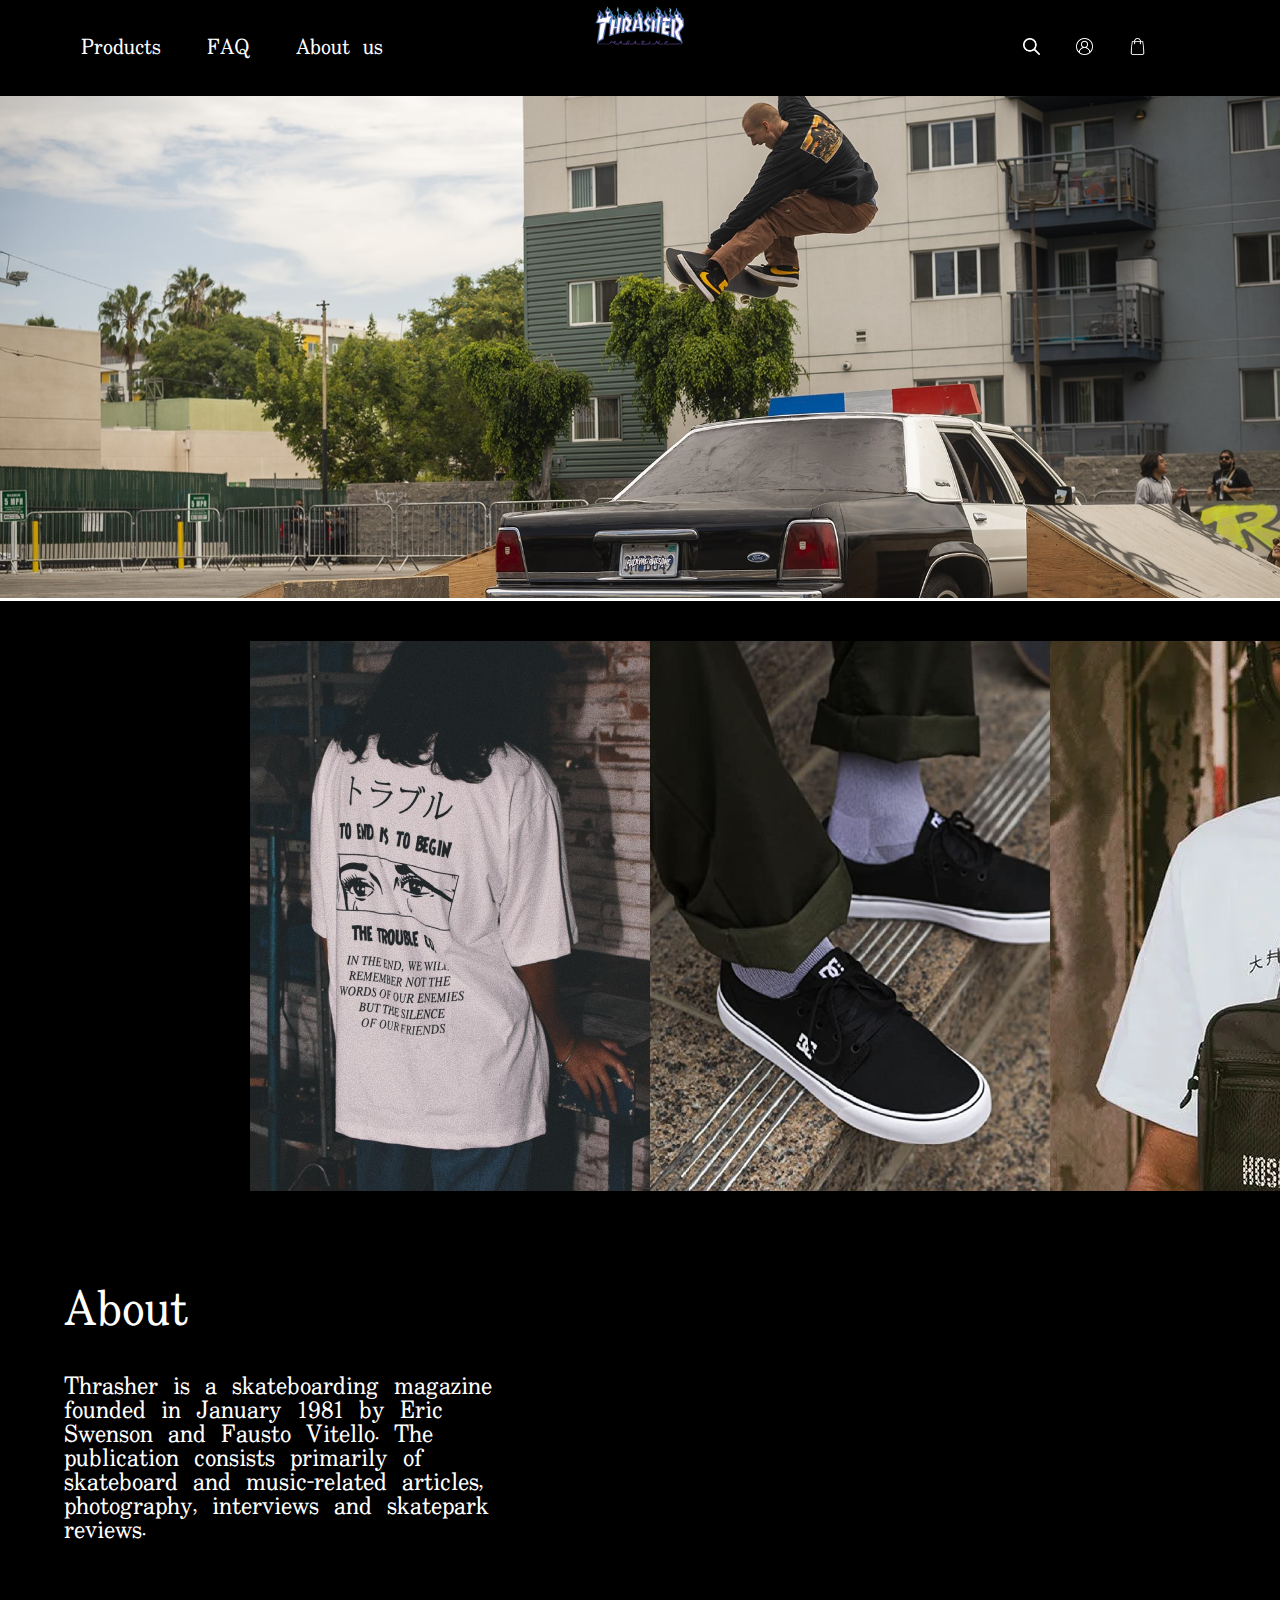
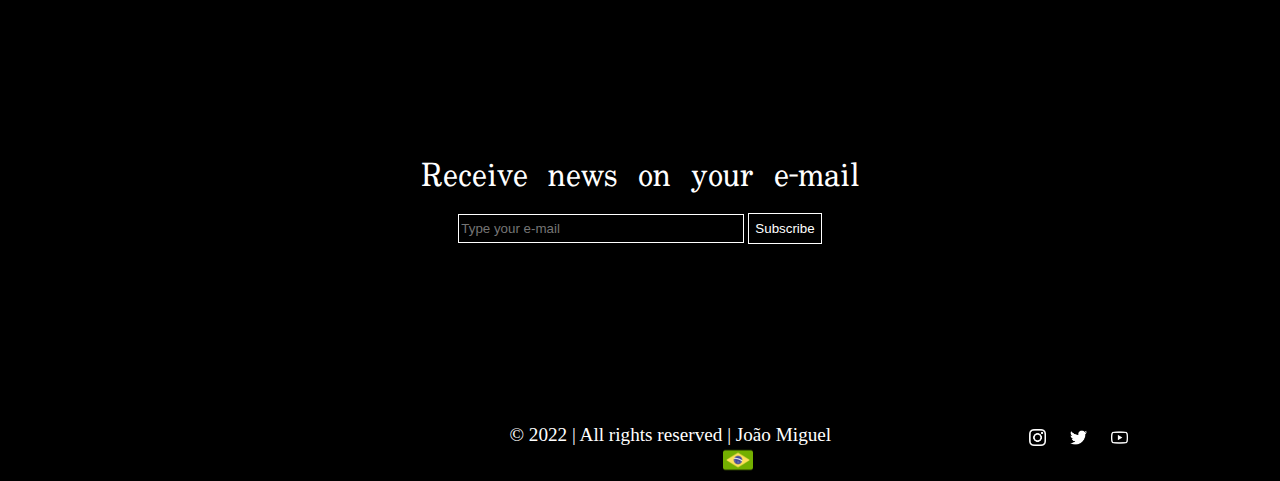
<file: html/index.html>
<!DOCTYPE html>
<html>
    <head>
        <meta charset="UTF-8">
        <title>Thrasher Magazine</title>
        <link href="../css/reset.css" rel="stylesheet">
        <link href="../css/style.css" rel="stylesheet">
        <link href="https://fonts.googleapis.com/css2?family=Uchen&display=swap" rel="stylesheet">
        <link rel="icon" type="image/png" sizes="32x32" href="../images/favicon-32x32.png">
    </head>
    <body>
        <header>
            <!-- Navigation bar -->
            <div class="navContainer">
                <nav class="navBar">
                    <a class="navItems" href="./products.html">Products</a>
                    <a class="navItems" href="./faq.html">FAQ</a>
                    <a class="navItems" href="./aboutUs.html">About us</a>
                </nav>
            </div>
            <!-- Logo image -->
            <div class="logo">
                <a href="#"><img src="../images/thrasherlogo.png" alt="Beach Logo"></a>
            </div>
            <!-- Search--Account--Bag -->
            <div class="businessBar">
                <div class="businessBarItems">
                    <input type="text" id="searchBar" placeholder="Search" class="noDisplay">
                    <a><img src="../images/lupa.png" alt="Magnifying Glass icon" id="magnifyingGlass"></a>
                    <a href="./login.html"><img src="../images/user.png" alt="User icon"></a>
                    <a><img src="../images/shopping-bag.png" alt="Bag icon"></a>
                </div>
            </div>
        </header>
        <main>
            <img name="slide" width="100%" height="100%">
            <div class="blackBox">
                <div class="blocos">
                    <a href="./tshirts.html"><div class="bloco1 bloco"></div></a>
                    <a href="./sneakers.html"><div class="bloco2 bloco"></div></a>
                    <a href="./accessories.html"><div class="bloco3 bloco"></div></a>
                </div>

                <!-- "about" area + video -->
                <div class="aboutArea">
                    <div class="textBox">
                        <h3>About</h3>
                        <p>Thrasher is a skateboarding magazine founded in January 1981 by Eric Swenson and Fausto Vitello. The publication consists primarily of skateboard and music-related articles, photography, interviews and skatepark reviews.</p>
                    </div>
                    <div class="aboutVideo">
                        <iframe width="670" height="400" src="https://www.youtube.com/embed/JylLL_UzQj0" title="YouTube video player" frameborder="0" allow="accelerometer; autoplay; clipboard-write; encrypted-media; gyroscope; picture-in-picture" allowfullscreen></iframe>
                    </div>
                </div>

                <div class="emailSubmit">
                    <p>Receive news on your e-mail</p>
                    <form>
                        <input type="email" placeholder="Type your e-mail" class="caixaEmail">
                        <input type="submit" class="submitButton" value="Subscribe">
                    </form>
                </div>
            </div>
        </main>
        <footer>
            <div class="leftSpace-Footer">
            </div>
            <div class="midSpace-Footer">
                <div class="midSpaceBar">
                    <span>&copy; 2022 | All rights reserved | João Miguel</span>
                    <img src="../images/brazil.png" alt="Brazil flag">
                </div>
            </div>
            <div class="rightSpace-Footer">
                <div class="rightSpaceBar">
                    <a target="_blank" href="https://www.instagram.com/thrashermag/"><img src="../images/instagramLogo.png"></a>
                    <a target="_blank" href="https://twitter.com/thrashermag"><img src="../images/twitterLogo.png"></a>
                    <a target="_blank" href="https://www.youtube.com/user/ThrasherMagazine"><img src="../images/youtubeLogo.png"></a>
                </div>
            </div>
        </footer>
        <script src="../main.js"></script>
    </body>
</html>
</file>
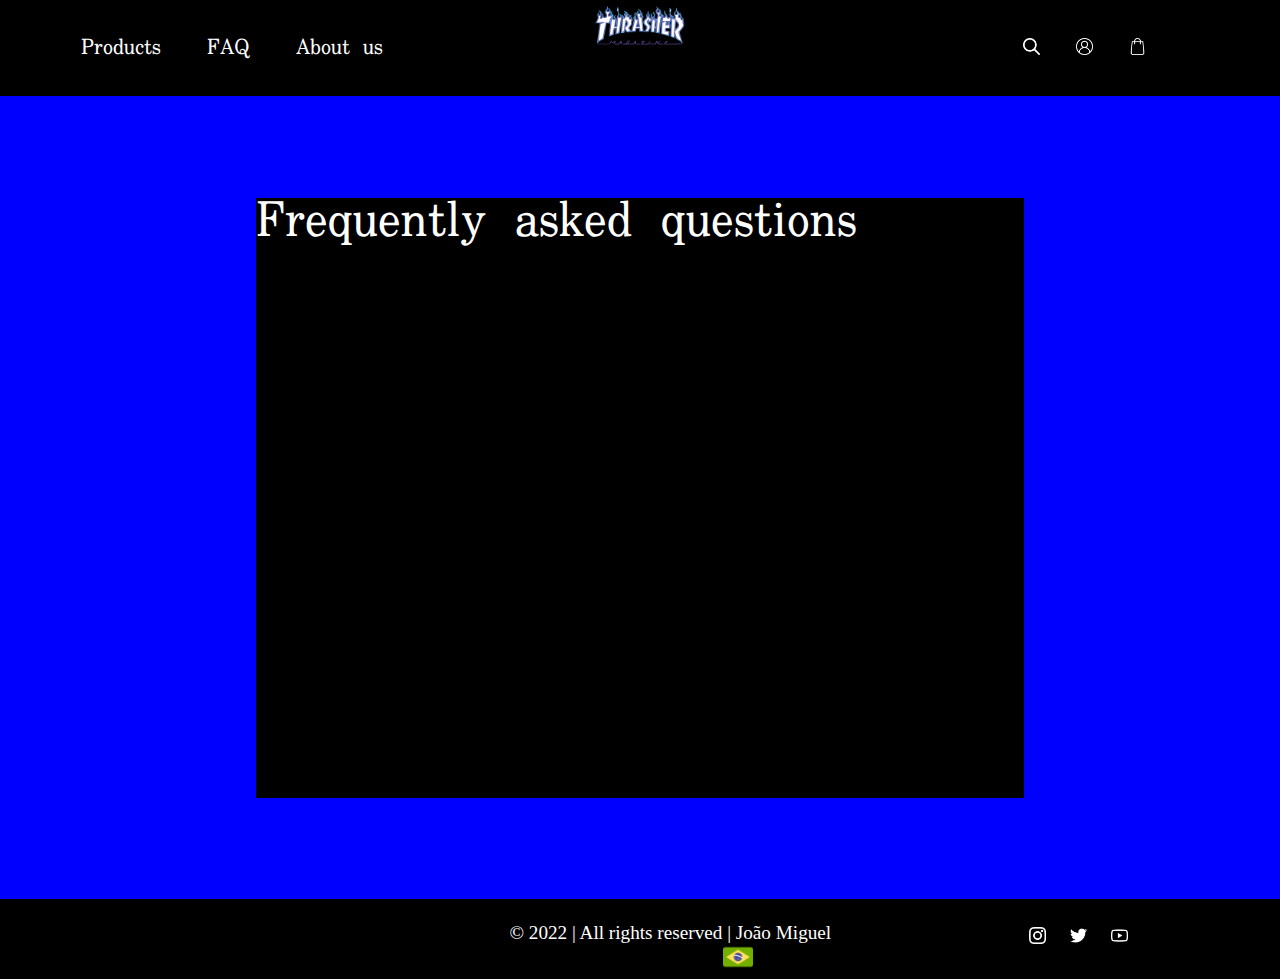
<file: html/faq.html>
<!DOCTYPE html>
<html>
    <head>
        <meta charset="UTF-8">
        <title>Thrasher Magazine</title>
        <link href="../css/reset.css" rel="stylesheet">
        <link href="../css/style.css" rel="stylesheet">
        <link href="https://fonts.googleapis.com/css2?family=Uchen&display=swap" rel="stylesheet">
        <link rel="icon" type="image/png" sizes="32x32" href="../images/favicon-32x32.png">
    </head>
    <body>
        <header>
            <!-- Navigation bar -->
            <div class="navContainer">
                <nav class="navBar">
                    <a class="navItems" href="./products.html">Products</a>
                    <a class="navItems" href="./faq.html">FAQ</a>
                    <a class="navItems" href="./aboutUs.html">About us</a>
                </nav>
            </div>
            <!-- Logo image -->
            <div class="logo">
                <a href="./index.html"><img src="../images/thrasherlogo.png" alt="Beach Logo"></a>
            </div>
            <!-- Search--Account--Bag -->
            <div class="businessBar">
                <div class="businessBarItems">
                    <input type="text" id="searchBar" placeholder="Search" class="noDisplay">
                    <a><img src="../images/lupa.png" alt="Magnifying Glass icon" id="magnifyingGlass"></a>
                    <a href="./login.html"><img src="../images/user.png" alt="User icon"></a>
                    <a><img src="../images/shopping-bag.png" alt="Bag icon"></a>
                </div>
            </div>
        </header>
        <section>
            <div class="containerFAQ">
                <div class="insideContainerFAQ">
                    <h2>Frequently asked questions</h2>
                </div>
            </div>
        </section>
        <footer>
            <div class="leftSpace-Footer">
            </div>
            <div class="midSpace-Footer">
                <div class="midSpaceBar">
                    <span>&copy; 2022 | All rights reserved | João Miguel</span>
                    <img src="../images/brazil.png" alt="Brazil flag">
                </div>
            </div>
            <div class="rightSpace-Footer">
                <div class="rightSpaceBar">
                    <a target="_blank" href="https://www.instagram.com/thrashermag/"><img src="../images/instagramLogo.png"></a>
                    <a target="_blank" href="https://twitter.com/thrashermag"><img src="../images/twitterLogo.png"></a>
                    <a target="_blank" href="https://www.youtube.com/user/ThrasherMagazine"><img src="../images/youtubeLogo.png"></a>
                </div>
            </div>
        </footer>
    </body>
</html>
</file>
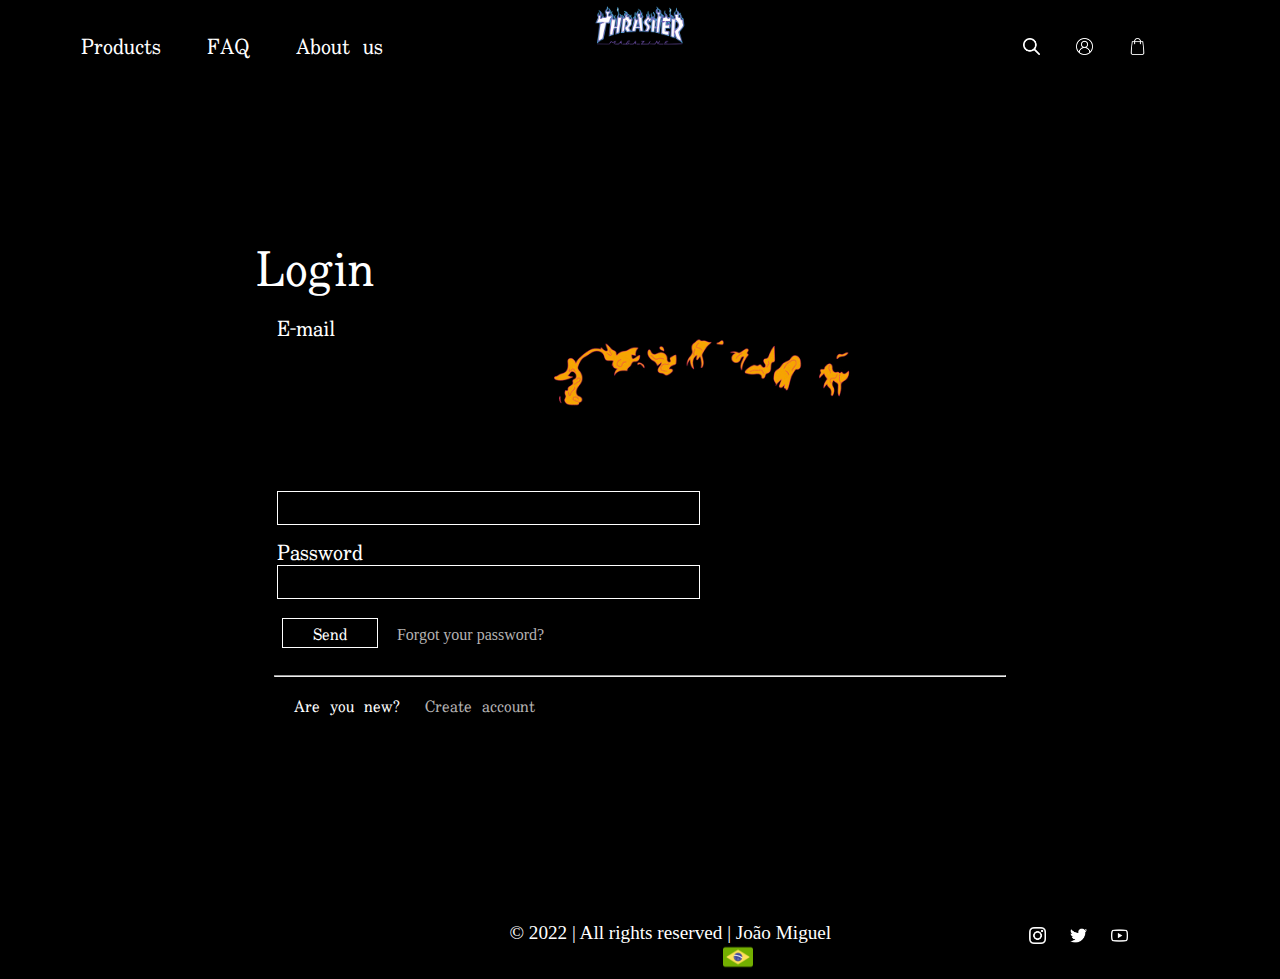
<file: html/login.html>
<!DOCTYPE html>
<html>
    <head>
        <meta charset="UTF-8">
        <title>Login</title>
        <link href="../css/reset.css" rel="stylesheet">
        <link href="../css/style.css" rel="stylesheet">
        <link href="https://fonts.googleapis.com/css2?family=Uchen&display=swap" rel="stylesheet">
    </head>
    <body>
        <header>
            <!-- Navigation bar -->
            <div class="navContainer">
                <nav class="navBar">
                    <a class="navItems" href="./products.html">Products</a>
                    <a class="navItems" href="./faq.html">FAQ</a>
                    <a class="navItems" href="./aboutUs.html">About us</a>
                </nav>
            </div>
            <!-- Logo image -->
            <div class="logo">
                <a href="./index.html"><img src="../images/thrasherlogo.png" alt="Beach Logo"></a>
            </div>
            <!-- Search-Account-Bag -->
            <div class="businessBar">
                <div class="businessBarItems">
                    <input type="text" id="searchBar" placeholder="Search" class="noDisplay">
                    <a><img src="../images/lupa.png" alt="Magnifying Glass icon" id="magnifyingGlass"></a>
                    <a href="./login.html"><img src="../images/user.png" alt="User icon"></a>
                    <a><img src="../images/shopping-bag.png" alt="Bag icon"></a>
                </div>
            </div>
        </header>

        <section>
            <div class="containerLogin">
                <div class="formLogin">
                    <h2>Login</h2>
                    <img class="thrasherLogoYellow" src="../images/thrashergif.gif">

                    <label for="email"><p>E-mail</p></label>
                    <input type="email" id="email" name="" size="50"/>

                    <label for="password"><p>Password</p></label>
                    <input type="password" id="password" name="" size="50"/><br>

                    <input type="submit" value="Send" class="loginButton">
                    <a href="">Forgot your password?</a>
                    <hr>
                    <p id="areYouNew-alreadyHaveLink">Are you new? <a href="./register.html">Create account</a></p>
                </div>
            </div>
        </section>
        <footer>
            <div class="leftSpace-Footer">
            </div>
            <div class="midSpace-Footer">
                <div class="midSpaceBar">
                    <span>&copy; 2022 | All rights reserved | João Miguel</span>
                    <img src="../images/brazil.png" alt="Brazil flag">
                </div>
            </div>
            <div class="rightSpace-Footer">
                <div class="rightSpaceBar">
                    <a target="_blank" href="https://www.instagram.com/thrashermag/"><img src="../images/instagramLogo.png"></a>
                    <a target="_blank" href="https://twitter.com/thrashermag"><img src="../images/twitterLogo.png"></a>
                    <a target="_blank" href="https://www.youtube.com/user/ThrasherMagazine"><img src="../images/youtubeLogo.png"></a>
                </div>
            </div>
        </footer>
    </body>
</html>
</file>
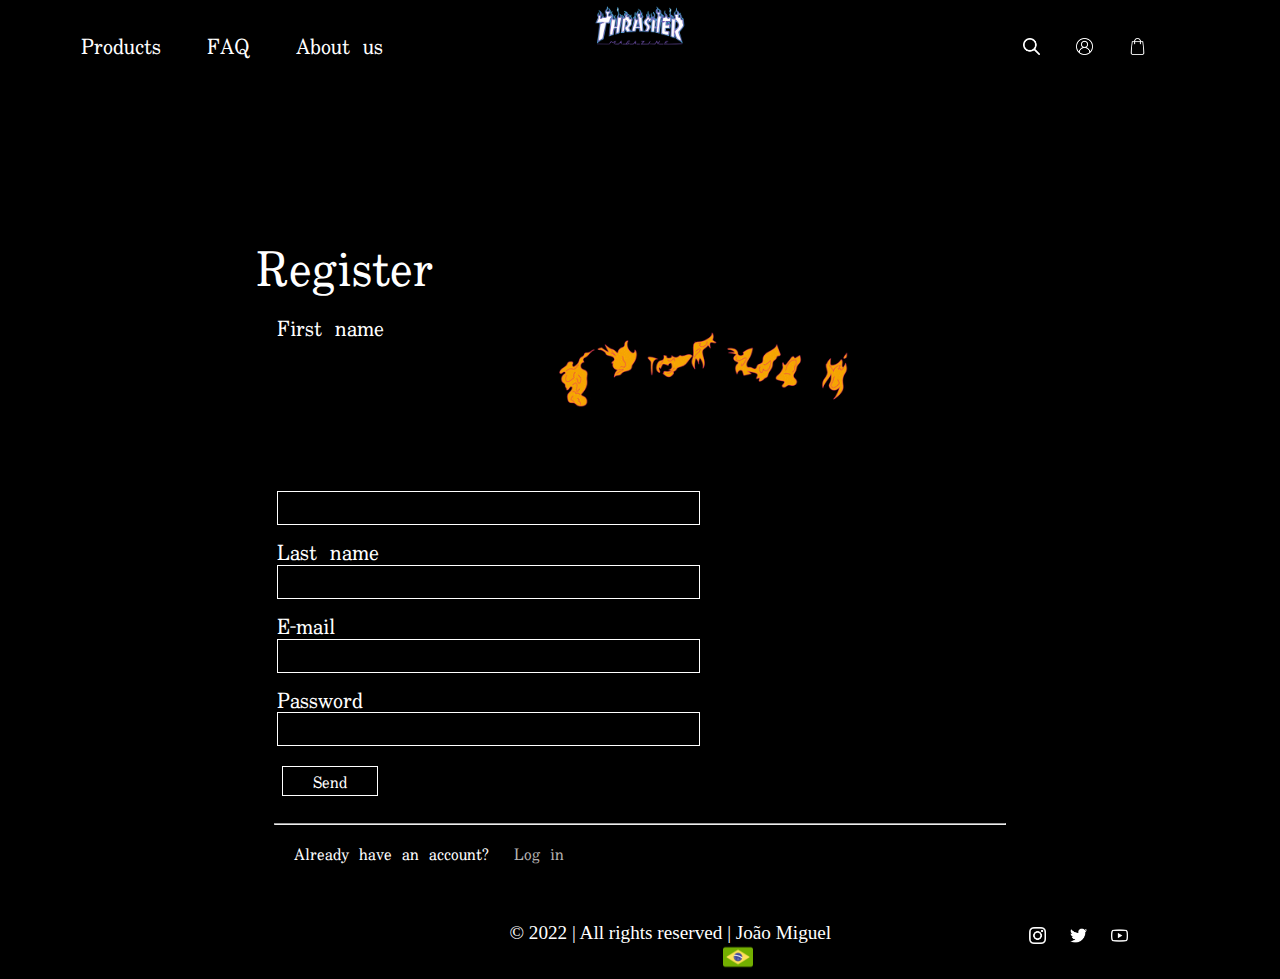
<file: html/register.html>
<!DOCTYPE html>
<html>
    <head>
        <meta charset="UTF-8">
        <title>Login</title>
        <link href="../css/reset.css" rel="stylesheet">
        <link href="../css/style.css" rel="stylesheet">
        <link href="https://fonts.googleapis.com/css2?family=Uchen&display=swap" rel="stylesheet">
    </head>
    <body>
        <header>
            <!-- Navigation bar -->
            <div class="navContainer">
                <nav class="navBar">
                    <a class="navItems" href="./products.html">Products</a>
                    <a class="navItems" href="./faq.html">FAQ</a>
                    <a class="navItems" href="./aboutUs.html">About us</a>
                </nav>
            </div>
            <!-- Logo image -->
            <div class="logo">
                <a href="./index.html"><img src="../images/thrasherlogo.png" alt="Beach Logo"></a>
            </div>
            <!-- Search-Account-Bag -->
            <div class="businessBar">
                <div class="businessBarItems">
                    <input type="text" id="searchBar" placeholder="Search" class="noDisplay">
                    <a><img src="../images/lupa.png" alt="Magnifying Glass icon" id="magnifyingGlass"></a>
                    <a href="./login.html"><img src="../images/user.png" alt="User icon"></a>
                    <a><img src="../images/shopping-bag.png" alt="Bag icon"></a>
                </div>
            </div>
        </header>

        <section>
            <div class="containerLogin">
                <div class="formLogin">
                    <h2>Register</h2>
                    <img class="thrasherLogoYellow" src="../images/thrashergif.gif">


                    <label for="firstName"><p>First name</p></label>
                    <input type="text" id="" name="" size="50"/>

                    <label for="lastName"><p>Last name</p></label>
                    <input type="text" id="" name="" size="50"/>

                    <label for="email"><p>E-mail</p></label>
                    <input type="email" id="email" name="" size="50"/>

                    <label for="password"><p>Password</p></label>
                    <input type="password" id="password" name="" size="50"/><br>

                    <input type="submit" value="Send" class="loginButton">
                    <hr>
                    <p id="areYouNew-alreadyHaveLink">Already have an account? <a href="./login.html">Log in</a></p>
                </div>
            </div>
        </section>
        <footer>
            <div class="leftSpace-Footer">
            </div>
            <div class="midSpace-Footer">
                <div class="midSpaceBar">
                    <span>&copy; 2022 | All rights reserved | João Miguel</span>
                    <img src="../images/brazil.png" alt="Brazil flag">
                </div>
            </div>
            <div class="rightSpace-Footer">
                <div class="rightSpaceBar">
                    <a target="_blank" href="https://www.instagram.com/thrashermag/"><img src="../images/instagramLogo.png"></a>
                    <a target="_blank" href="https://twitter.com/thrashermag"><img src="../images/twitterLogo.png"></a>
                    <a target="_blank" href="https://www.youtube.com/user/ThrasherMagazine"><img src="../images/youtubeLogo.png"></a>
                </div>
            </div>
        </footer>
    </body>
</html>
</file>
<file: css/style.css>
/* HEADER */

header{
    height: 6em;
    background-color:black;
    display:flex;
}

.navContainer{
    /*background-color:green;*/
    width:33%;
    display:flex;
    align-items: center;
}

.navBar{
    /*background-color:blueviolet;*/
    width:100%;
    text-align: center;
}

.navItems{
    color: white;
    padding-left:2em;
    text-decoration: none;
    font-size:1.3rem;
    font-family: 'Uchen', serif;
    transition: 0.4s;
}

.navItems:hover{
    color:#bbbbbb;
}

.logo{
    /*background-color:red;*/
    width:34%;
    text-align:center;
}

.logo img{
    width:21%;
}

.businessBar{
    /*background-color:yellow;*/
    width:33%;
    display:flex;
    align-items: center;
}

.businessBarItems{
    /*background-color:aqua;*/
    text-align: center;
}

#searchBar{
    background-color: rgb(0, 0, 0);
    border:1px solid white;
    border-radius: 20px;
    color:white;
    height:30px;
    transition: all 1s ease-out;
}

.noDisplay{
    display:none;
}

#magnifyingGlass{
    cursor:pointer;
}

.businessBarItems img{
    width:4%;
    padding-left:2em;
}

/* BODY */

.blackBox{
    background-color:black;
    width:100%;
    height:1400px;
}

.blocos{
    width:100%;
    display: flex;
    justify-content: space-between;
    padding-top:40px;
}

.bloco1{
    margin-left:250px;;
    background-image: url("../images/camisa.jpg");
    transition:1s;
    width:400px;
    height:550px;
}

.bloco2{
    background-image: url("../images/tenis.jpg");
    transition:1s;
    width:400px;
    height:550px;
}

.bloco3{
    margin-right:250px;;
    background-image: url("../images/acessorio.jpg");
    transition:1s;
    width:400px;
    height:550px;
}

.bloco:hover{
    transform: scale(1.2);
}

.emailSubmit{
    background-color: black;
    height:110px;
    text-align: center;
    padding-top:70px;
}

.emailSubmit p{
    color:white;
    font-size:2rem;
    padding-bottom: 20px;
    font-family: 'Uchen', serif;
}

.emailSubmit .caixaEmail{
    background-color: black;
    width:280px;
    height:25px;
    border:1px solid white;
}

.caixaEmail{
    color:white;
}

.submitButton{
    background-color: black;
    /*border:1px solid white;*/
    color: white;
    height:31px;
    border:1px solid white;
}

.submitButton:hover{
    background-color:white;
    color:black;
}

.aboutArea{
    /*background-color: purple;*/
    width:100%;
    height:500px;
    display:flex;
    justify-content: space-between;
}

.textBox{
    /*background-color: green;*/
    width:35%;
    height:100%;
    margin-left: 5%;
}

.aboutVideo{
    margin-top: 50px;
    margin-right: 5%;
}

.textBox h3{
    padding-top: 2em;
    font-family: 'Uchen', serif;
    color:white;
    font-size:3em;

}

.textBox p{
    font-family: 'Uchen', serif;
    color:white;
    font-size:1.5em;
    padding-top: 40px;
}

/* FOOTER */

footer{
    display:flex;
    height:80px;
    font-size:1.2em;
    color:white;
    background-color: black;
}

.leftSpace-Footer{
    /*background-color: blueviolet;*/
    width:33%;
}

.midSpace-Footer{
    width:34%;
    /*background-color: green;*/
    position: relative;
}

.midSpace-Footer img{
    width:30px;
    margin-left:5px;
    float: right;
    padding-right: 24%;
}

.midSpaceBar{
    display:inline-block;
    width: 100%;
    /*background-color: pink;*/
    position: absolute;
    top:30%;
}

.midSpaceBar span{
    padding-left: 20%;
}

.rightSpace-Footer{
    width: 33%;
    /*background-color: aqua;*/
    text-align: center;
    position: relative;
}

.rightSpaceBar{
    /*background-color: red;*/
    width: 100%;
    position: absolute;
    top:35%
}

.rightSpace-Footer a img{
    width:4%;
    padding-left: 1em;
    cursor: pointer;
}

/* LOGIN PAGE */

.containerLogin{
    background-color: black;
    width:100%;
    height:803px;
    display:flex;
    align-items: center;
    justify-content: center;
}


.formLogin{
    background-color: black;
    width:60%;
    height:500px;
}

.formLogin h2{
    font-family: 'Uchen', serif;
    font-size:3em;
    margin-bottom: 0.5em;
    color:white;
    display:inline-block;
}

.formLogin p{
    font-family: 'Uchen', serif;
    font-size: 1.3em;
    margin-left: 1em;
    color:white;
}

.formLogin input{
    margin-bottom: 1.2rem;
    margin-left: 1.6em;
    height:30px;
    background-color: black;
    border:1px solid white;
}

.formLogin a{
    text-decoration: none;
    color:rgb(180, 178, 178);
    transition: color 0.5s;
    margin-left: 2%;
}

.formLogin a:hover{
    color:white;
}

.loginButton{
    background-color: black;
    color:white;
    width:6em;
    height:2.5em;
    font-family: 'Uchen', serif;
    font-size: 1em;
    cursor: pointer;
}

.loginButton:hover{
    background-color: white;
    color:black;
}

.thrasherLogoYellow{
    width:400px;
    height:220px;
    padding-right:15%;
    padding-top: 3%;
    float:right;
}

hr{
    width:95%;
    margin-bottom: 3%;
}

#areYouNew-alreadyHaveLink{
    font-size:1em;
    margin-left:5%;
}

/* FAQ PAGE */ 

.containerFAQ{
    background-color: blue;
    width:100%;
    height:803px;
    display:flex;
    align-items: center;
    justify-content: center;
}

.insideContainerFAQ{
    background-color: black;
    width:60%;
    height:600px;
}

.insideContainerFAQ h2{
    color: white;
    font-size: 3em;
    font-family: 'Uchen', serif;
}
</file>
